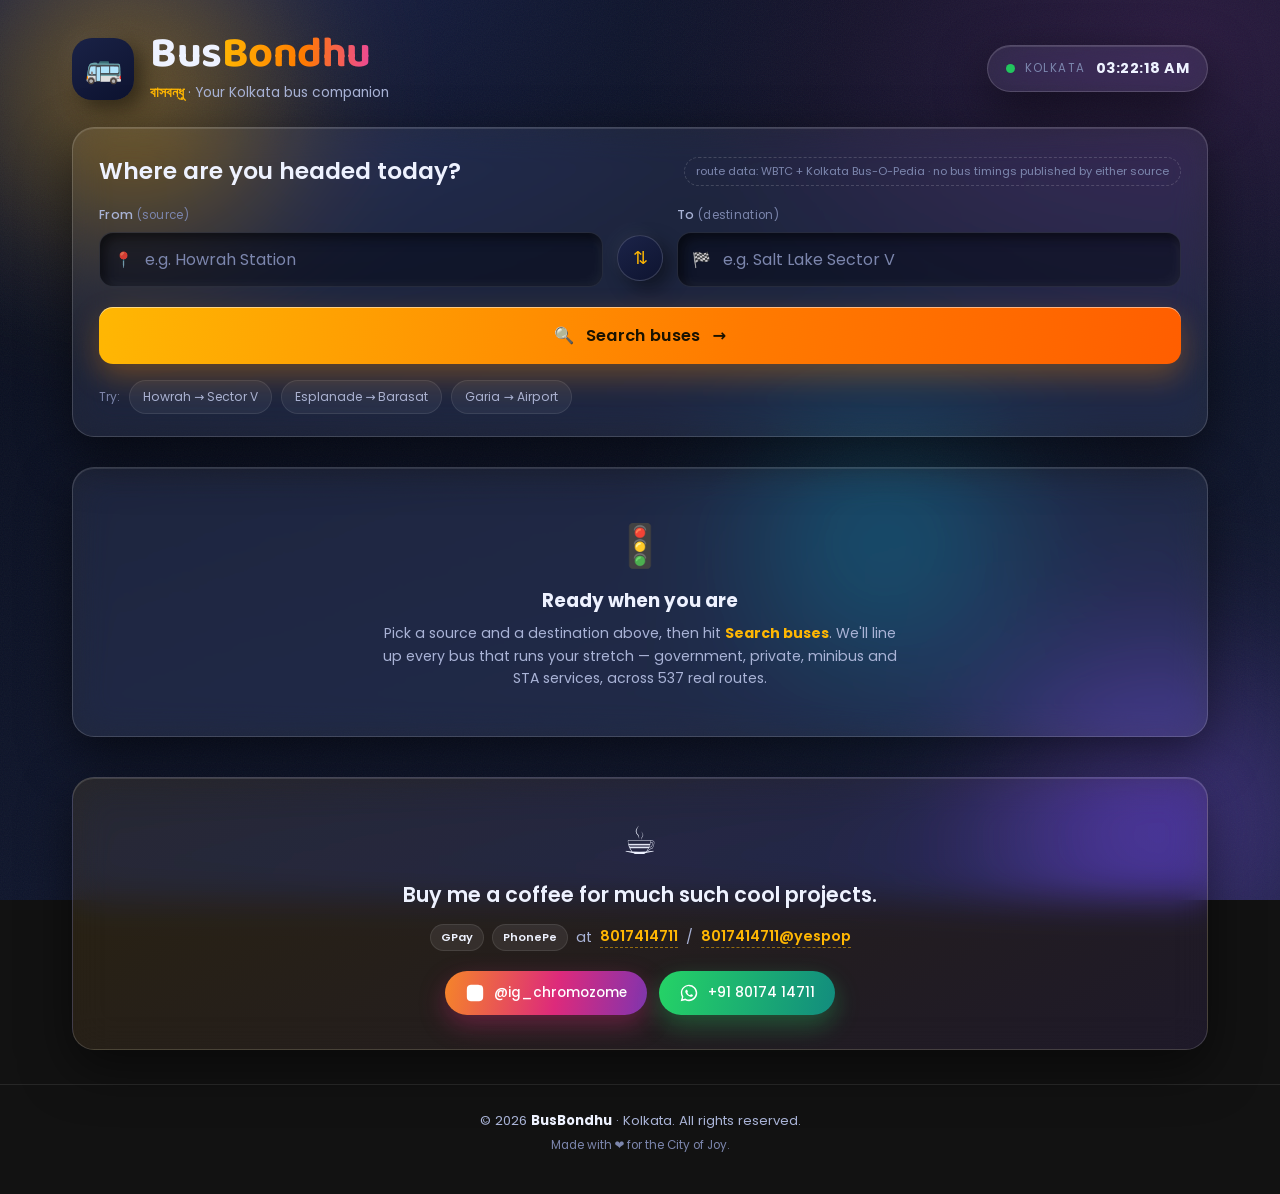
<file: index.html>
<!DOCTYPE html>
<html lang="en">
<head>
<meta charset="UTF-8" />
<meta name="viewport" content="width=device-width, initial-scale=1.0" />
<title>BusBondhu - Kolkata's Bus Companion</title>
<meta name="description" content="BusBondhu - find every Kolkata bus that runs between two stops, with route maps, distance and estimated ride time. No timetables claimed." />
<meta name="theme-color" content="#070b18" />
<meta name="color-scheme" content="dark" />
<meta name="author" content="BusBondhu" />

<!-- social / share previews -->
<meta property="og:type" content="website" />
<meta property="og:site_name" content="BusBondhu" />
<meta property="og:title" content="BusBondhu - Kolkata's Bus Companion" />
<meta property="og:description" content="Find every bus that runs between two stops across Kolkata. Route maps, distance and estimated ride time for govt + private services." />
<meta property="og:locale" content="en_IN" />
<meta name="twitter:card" content="summary" />
<meta name="twitter:title" content="BusBondhu - Kolkata's Bus Companion" />
<meta name="twitter:description" content="Find every bus that runs between two stops across Kolkata, with route maps and estimated ride time." />

<link rel="preconnect" href="https://fonts.googleapis.com">
<link rel="preconnect" href="https://fonts.gstatic.com" crossorigin>
<link rel="preconnect" href="https://tile.openstreetmap.org">
<link href="https://fonts.googleapis.com/css2?family=Baloo+Da+2:wght@500;600;700&family=Poppins:wght@300;400;500;600;700;800&display=swap" rel="stylesheet">
<link rel="stylesheet" href="vendor/leaflet/leaflet.css" />
<link rel="stylesheet" href="css/styles.css" />
<link rel="icon" href="data:image/svg+xml,<svg xmlns='http://www.w3.org/2000/svg' viewBox='0 0 100 100'><text y='.9em' font-size='88'>&#128652;</text></svg>">
</head>
<body>

  <a class="skip-link" href="#results">Skip to results</a>

  <noscript>
    <div class="no-script">
      <strong>BusBondhu needs JavaScript.</strong>
      This tool matches routes and sorts them in your browser, so please enable JavaScript to use it.
    </div>
  </noscript>

  <div class="orbs" aria-hidden="true">
    <span class="orb orb-1"></span>
    <span class="orb orb-2"></span>
    <span class="orb orb-3"></span>
    <span class="grain"></span>
  </div>

  <header class="hero">
    <div class="brand">
      <div class="logo" aria-hidden="true">&#128652;</div>
      <div class="brand-text">
        <h1>Bus<span>Bondhu</span></h1>
        <p class="tagline"><span class="bn" lang="bn">&#2476;&#2494;&#2488;&#2476;&#2472;&#2509;&#2471;&#2497;</span> &middot; Your Kolkata bus companion</p>
      </div>
    </div>

    <div class="clock glassy" title="Live local time in Kolkata">
      <span class="pulse-dot"></span>
      <span class="clock-label">Kolkata</span>
      <strong id="liveClock">--:--:--</strong>
    </div>
  </header>

  <main>

    <section class="search-card glassy" aria-label="Bus search">
      <div class="card-head">
        <h2>Where are you headed today?</h2>
        <span class="mini-note" title="Route numbers, origins, termini and stop sequences come from WBTC's official city bus route list and from Kolkata Bus-O-Pedia's catalogue of private, minibus, SD/DN, K/KB and STA services. Neither source publishes frequencies or departure times, so this page shows no bus timings at all — you get the stop sequence, the total trip length and an estimated ride time for the stretch you actually travel. Only stops we can place with confidence are plotted.">route data: WBTC + Kolkata Bus-O-Pedia &middot; no bus timings published by either source</span>
      </div>

      <form id="searchForm" autocomplete="off" novalidate>
        <div class="field-grid">

          <div class="field">
            <label for="source">From <span class="req-none">(source)</span></label>
            <div class="input-wrap has-combo">
              <span class="ico">&#128205;</span>
              <input id="source" name="source" placeholder="e.g. Howrah Station" spellcheck="false"
                     autocomplete="off" autocapitalize="off" autocorrect="off" enterkeyhint="search"
                     role="combobox" aria-expanded="false" aria-autocomplete="list"
                     aria-controls="sourceList" />
              <div class="combo" id="sourceList" role="listbox" aria-label="Matching stops" hidden></div>
            </div>
          </div>

          <button type="button" class="swap-btn" id="swapBtn" title="Swap source and destination" aria-label="Swap source and destination">&#8645;</button>

          <div class="field">
            <label for="destination">To <span class="req-none">(destination)</span></label>
            <div class="input-wrap has-combo">
              <span class="ico">&#127937;</span>
              <input id="destination" name="destination" placeholder="e.g. Salt Lake Sector V" spellcheck="false"
                     autocomplete="off" autocapitalize="off" autocorrect="off" enterkeyhint="search"
                     role="combobox" aria-expanded="false" aria-autocomplete="list"
                     aria-controls="destinationList" />
              <div class="combo" id="destinationList" role="listbox" aria-label="Matching stops" hidden></div>
            </div>
          </div>

        </div>

        <button type="submit" class="search-btn" id="searchBtn">
          <span class="sb-ico">&#128269;</span>
          <span>Search buses</span>
          <span class="sb-arrow">&rarr;</span>
        </button>
      </form>

      <div class="quick-picks">
        <span class="qp-label">Try:</span>
        <button type="button" class="qp" data-from="Howrah Station" data-to="Salt Lake Sector V">Howrah &rarr; Sector V</button>
        <button type="button" class="qp" data-from="Esplanade" data-to="Barasat">Esplanade &rarr; Barasat</button>
        <button type="button" class="qp" data-from="Garia" data-to="Airport (CCU)">Garia &rarr; Airport</button>
      </div>
    </section>

    <section class="results" id="results" aria-live="polite" tabindex="-1">

      <div class="results-head" id="resultsHead" hidden>
        <div class="rh-text">
          <h3 id="rhTitle">Buses</h3>
          <p id="rhWindow">&mdash;</p>
          <p class="rh-count" id="rhCount" hidden></p>
        </div>
        <div class="filters" id="filters">
          <button type="button" class="filter is-active" data-filter="all">All</button>
          <button type="button" class="filter" data-filter="ac">AC</button>
          <button type="button" class="filter" data-filter="electric">Electric</button>
          <button type="button" class="filter" data-filter="nonac">Non-AC</button>
        </div>
      </div>

      <div class="results-list" id="resultsList"></div>

      <div class="empty-state glassy" id="emptyState">
        <div class="es-ico">&#128678;</div>
        <h3>Ready when you are</h3>
        <p>Pick a source and a destination above, then hit <strong>Search buses</strong>. We'll line up every bus that runs your stretch &mdash; government, private, minibus and STA services, across 537 real routes.</p>
      </div>
    </section>
  </main>

  <section class="support glassy" aria-label="Support the project">
    <div class="support-inner">
      <div class="coffee">&#9749;</div>
      <h3>Buy me a coffee for much such cool projects.</h3>
      <p class="support-pay">
        <span class="pay-chip">GPay</span>
        <span class="pay-chip">PhonePe</span>
        at
        <span class="pay-link">8017414711</span>
        /
        <a class="pay-link" href="upi://pay?pa=8017414711@yespop" title="Pay via UPI">8017414711@yespop</a>
      </p>
      <div class="socials">
        <a class="social ig" href="https://instagram.com/ig_chromozome" target="_blank" rel="noopener noreferrer">
          <svg viewBox="0 0 24 24" width="20" height="20" aria-hidden="true"><path fill="currentColor" d="M12 2.2c3.2 0 3.6 0 4.85.07 1.17.05 1.8.25 2.23.41.56.22.96.48 1.38.9.42.42.68.82.9 1.38.16.42.36 1.06.41 2.23.06 1.26.07 1.64.07 4.85s0 3.6-.07 4.85c-.05 1.17-.25 1.8-.41 2.23-.22.56-.48.96-.9 1.38-.42.42-.82.68-1.38.9-.42.16-1.06.36-2.23.41-1.26.06-1.64.07-4.85.07s-3.6 0-4.85-.07c-1.17-.05-1.8-.25-2.23-.41a3.7 3.7 0 0 1-1.38-.9 3.7 3.7 0 0 1-.9-1.38c-.16-.42-.36-1.06-.41-2.23C2.2 15.6 2.2 15.2 2.2 12s0-3.6.07-4.85c.05-1.17.25-1.8.41-2.23.22-.56.48-.96.9-1.38.42-.42.82-.68 1.38-.9.42-.16 1.06-.36 2.23-.41C8.4 2.2 8.8 2.2 12 2.2Z"/><path fill="currentColor" d="M12 7.05A4.95 4.95 0 1 0 12 16.95 4.95 4.95 0 0 0 12 7.05Zm0 1.8a3.15 3.15 0 1 1 0 6.3 3.15 3.15 0 0 1 0-6.3Z"/><circle fill="currentColor" cx="17.1" cy="6.9" r="1.15"/></svg>
          <span>@ig_chromozome</span>
        </a>
        <a class="social wa" href="https://wa.me/918017414711?text=Hi!%20Loved%20BusBondhu" target="_blank" rel="noopener noreferrer">
          <svg viewBox="0 0 24 24" width="20" height="20" aria-hidden="true"><path fill="currentColor" d="M12.04 2C6.6 2 2.2 6.4 2.2 11.84c0 1.74.46 3.42 1.32 4.9L2 22l5.4-1.42a9.86 9.86 0 0 0 4.64 1.18h.01c5.43 0 9.84-4.4 9.84-9.84 0-2.63-1.02-5.1-2.88-6.96A9.77 9.77 0 0 0 12.04 2Zm0 1.8c2.15 0 4.17.84 5.69 2.36a8 8 0 0 1 2.36 5.68c0 4.44-3.61 8.04-8.05 8.04a8.06 8.06 0 0 1-4.1-1.12l-.3-.17-3.2.84.85-3.12-.2-.32a8.03 8.03 0 0 1-1.24-4.29c0-4.43 3.61-8.03 8.05-8.03Zm-3.1 4.28c-.15 0-.4.06-.6.28-.2.22-.78.77-.78 1.87 0 1.1.8 2.16.9 2.3.12.15 1.56 2.5 3.86 3.4 1.9.75 2.3.6 2.72.56.4-.04 1.3-.53 1.48-1.04.18-.5.18-.94.13-1.03-.06-.09-.22-.14-.46-.26-.24-.12-1.3-.64-1.5-.71-.2-.07-.35-.11-.5.11-.14.22-.56.71-.68.86-.13.14-.26.16-.48.05-.22-.11-.94-.35-1.79-1.1a6.7 6.7 0 0 1-1.23-1.53c-.13-.22-.01-.34.09-.45.1-.1.22-.26.33-.39.11-.13.15-.22.22-.37.07-.15.04-.28-.01-.39-.06-.11-.5-1.2-.68-1.63-.18-.43-.36-.37-.5-.38l-.43-.01Z"/></svg>
          <span>+91 80174 14711</span>
        </a>
      </div>
    </div>
  </section>

  <footer class="site-foot">
    <p>&copy; <span id="year">2026</span> <strong>BusBondhu</strong> &middot; Kolkata. All rights reserved.</p>
    <p class="foot-sub">Made with &#10084; for the City of Joy.</p>
  </footer>

  <div class="modal-overlay" id="mapOverlay" hidden>
    <div class="modal glassy" role="dialog" aria-modal="true" aria-labelledby="mhRoute" aria-describedby="mhSub">
      <button type="button" class="modal-close" id="modalClose" aria-label="Close">&#10005;</button>

      <div class="modal-head">
        <div class="mh-left">
          <div class="mh-bus" id="mhBus">&mdash;</div>
          <div class="mh-txt">
            <div class="mh-route" id="mhRoute">&mdash;</div>
            <div class="mh-sub" id="mhSub">&mdash;</div>
          </div>
        </div>
        <div class="mh-stats">
          <div class="stat"><b id="mhKm">&mdash;</b><span>km</span></div>
          <div class="stat"><b id="mhMin">&mdash;</b><span>min</span></div>
          <div class="stat"><b id="mhStopsN">&mdash;</b><span>stops</span></div>
        </div>
      </div>

      <div class="map-shell">
        <div id="map" class="map-box"></div>
        <div class="map-status" id="mapStatus" hidden>
          <span class="map-status-inner" id="mapStatusMsg">Loading map&hellip;</span>
        </div>
      </div>

      <div class="map-legend" aria-hidden="true">
        <span><i class="lg-from"></i> Board here</span>
        <span><i class="lg-to"></i> Get off here</span>
        <span><i class="lg-mid"></i> Stops in between</span>
        <span><i class="lg-other"></i> Other stops on route</span>
        <span><i class="lg-line"></i> Your stretch</span>
        <span>Hover a point to see the stop name</span>
      </div>

      <div class="modal-foot">
        <div class="mf-title">Stops covered on your stretch <span id="mhStopCount"></span></div>
        <ol class="stop-chain" id="mhStops"></ol>
      </div>
    </div>
  </div>

  <div class="toast" id="toast" hidden><span id="toastMsg"></span></div>

  <!-- Leaflet is vendored locally so the map never depends on a third-party CDN.
       js/app.js will fall back to the CDN only if this file is missing. -->
  <script src="vendor/leaflet/leaflet.js" defer></script>
  <script src="js/data.js" defer></script>
  <script src="js/app.js" defer></script>
</body>
</html>
</file>
<file: vendor/leaflet/leaflet.css>
/* required styles */

.leaflet-pane,
.leaflet-tile,
.leaflet-marker-icon,
.leaflet-marker-shadow,
.leaflet-tile-container,
.leaflet-pane > svg,
.leaflet-pane > canvas,
.leaflet-zoom-box,
.leaflet-image-layer,
.leaflet-layer {
	position: absolute;
	left: 0;
	top: 0;
	}
.leaflet-container {
	overflow: hidden;
	}
.leaflet-tile,
.leaflet-marker-icon,
.leaflet-marker-shadow {
	-webkit-user-select: none;
	   -moz-user-select: none;
	        user-select: none;
	  -webkit-user-drag: none;
	}
/* Prevents IE11 from highlighting tiles in blue */
.leaflet-tile::selection {
	background: transparent;
}
/* Safari renders non-retina tile on retina better with this, but Chrome is worse */
.leaflet-safari .leaflet-tile {
	image-rendering: -webkit-optimize-contrast;
	}
/* hack that prevents hw layers "stretching" when loading new tiles */
.leaflet-safari .leaflet-tile-container {
	width: 1600px;
	height: 1600px;
	-webkit-transform-origin: 0 0;
	}
.leaflet-marker-icon,
.leaflet-marker-shadow {
	display: block;
	}
/* .leaflet-container svg: reset svg max-width decleration shipped in Joomla! (joomla.org) 3.x */
/* .leaflet-container img: map is broken in FF if you have max-width: 100% on tiles */
.leaflet-container .leaflet-overlay-pane svg {
	max-width: none !important;
	max-height: none !important;
	}
.leaflet-container .leaflet-marker-pane img,
.leaflet-container .leaflet-shadow-pane img,
.leaflet-container .leaflet-tile-pane img,
.leaflet-container img.leaflet-image-layer,
.leaflet-container .leaflet-tile {
	max-width: none !important;
	max-height: none !important;
	width: auto;
	padding: 0;
	}

.leaflet-container img.leaflet-tile {
	/* See: https://bugs.chromium.org/p/chromium/issues/detail?id=600120 */
	mix-blend-mode: plus-lighter;
}

.leaflet-container.leaflet-touch-zoom {
	-ms-touch-action: pan-x pan-y;
	touch-action: pan-x pan-y;
	}
.leaflet-container.leaflet-touch-drag {
	-ms-touch-action: pinch-zoom;
	/* Fallback for FF which doesn't support pinch-zoom */
	touch-action: none;
	touch-action: pinch-zoom;
}
.leaflet-container.leaflet-touch-drag.leaflet-touch-zoom {
	-ms-touch-action: none;
	touch-action: none;
}
.leaflet-container {
	-webkit-tap-highlight-color: transparent;
}
.leaflet-container a {
	-webkit-tap-highlight-color: rgba(51, 181, 229, 0.4);
}
.leaflet-tile {
	filter: inherit;
	visibility: hidden;
	}
.leaflet-tile-loaded {
	visibility: inherit;
	}
.leaflet-zoom-box {
	width: 0;
	height: 0;
	-moz-box-sizing: border-box;
	     box-sizing: border-box;
	z-index: 800;
	}
/* workaround for https://bugzilla.mozilla.org/show_bug.cgi?id=888319 */
.leaflet-overlay-pane svg {
	-moz-user-select: none;
	}

.leaflet-pane         { z-index: 400; }

.leaflet-tile-pane    { z-index: 200; }
.leaflet-overlay-pane { z-index: 400; }
.leaflet-shadow-pane  { z-index: 500; }
.leaflet-marker-pane  { z-index: 600; }
.leaflet-tooltip-pane   { z-index: 650; }
.leaflet-popup-pane   { z-index: 700; }

.leaflet-map-pane canvas { z-index: 100; }
.leaflet-map-pane svg    { z-index: 200; }

.leaflet-vml-shape {
	width: 1px;
	height: 1px;
	}
.lvml {
	behavior: url(#default#VML);
	display: inline-block;
	position: absolute;
	}


/* control positioning */

.leaflet-control {
	position: relative;
	z-index: 800;
	pointer-events: visiblePainted; /* IE 9-10 doesn't have auto */
	pointer-events: auto;
	}
.leaflet-top,
.leaflet-bottom {
	position: absolute;
	z-index: 1000;
	pointer-events: none;
	}
.leaflet-top {
	top: 0;
	}
.leaflet-right {
	right: 0;
	}
.leaflet-bottom {
	bottom: 0;
	}
.leaflet-left {
	left: 0;
	}
.leaflet-control {
	float: left;
	clear: both;
	}
.leaflet-right .leaflet-control {
	float: right;
	}
.leaflet-top .leaflet-control {
	margin-top: 10px;
	}
.leaflet-bottom .leaflet-control {
	margin-bottom: 10px;
	}
.leaflet-left .leaflet-control {
	margin-left: 10px;
	}
.leaflet-right .leaflet-control {
	margin-right: 10px;
	}


/* zoom and fade animations */

.leaflet-fade-anim .leaflet-popup {
	opacity: 0;
	-webkit-transition: opacity 0.2s linear;
	   -moz-transition: opacity 0.2s linear;
	        transition: opacity 0.2s linear;
	}
.leaflet-fade-anim .leaflet-map-pane .leaflet-popup {
	opacity: 1;
	}
.leaflet-zoom-animated {
	-webkit-transform-origin: 0 0;
	    -ms-transform-origin: 0 0;
	        transform-origin: 0 0;
	}
svg.leaflet-zoom-animated {
	will-change: transform;
}

.leaflet-zoom-anim .leaflet-zoom-animated {
	-webkit-transition: -webkit-transform 0.25s cubic-bezier(0,0,0.25,1);
	   -moz-transition:    -moz-transform 0.25s cubic-bezier(0,0,0.25,1);
	        transition:         transform 0.25s cubic-bezier(0,0,0.25,1);
	}
.leaflet-zoom-anim .leaflet-tile,
.leaflet-pan-anim .leaflet-tile {
	-webkit-transition: none;
	   -moz-transition: none;
	        transition: none;
	}

.leaflet-zoom-anim .leaflet-zoom-hide {
	visibility: hidden;
	}


/* cursors */

.leaflet-interactive {
	cursor: pointer;
	}
.leaflet-grab {
	cursor: -webkit-grab;
	cursor:    -moz-grab;
	cursor:         grab;
	}
.leaflet-crosshair,
.leaflet-crosshair .leaflet-interactive {
	cursor: crosshair;
	}
.leaflet-popup-pane,
.leaflet-control {
	cursor: auto;
	}
.leaflet-dragging .leaflet-grab,
.leaflet-dragging .leaflet-grab .leaflet-interactive,
.leaflet-dragging .leaflet-marker-draggable {
	cursor: move;
	cursor: -webkit-grabbing;
	cursor:    -moz-grabbing;
	cursor:         grabbing;
	}

/* marker & overlays interactivity */
.leaflet-marker-icon,
.leaflet-marker-shadow,
.leaflet-image-layer,
.leaflet-pane > svg path,
.leaflet-tile-container {
	pointer-events: none;
	}

.leaflet-marker-icon.leaflet-interactive,
.leaflet-image-layer.leaflet-interactive,
.leaflet-pane > svg path.leaflet-interactive,
svg.leaflet-image-layer.leaflet-interactive path {
	pointer-events: visiblePainted; /* IE 9-10 doesn't have auto */
	pointer-events: auto;
	}

/* visual tweaks */

.leaflet-container {
	background: #ddd;
	outline-offset: 1px;
	}
.leaflet-container a {
	color: #0078A8;
	}
.leaflet-zoom-box {
	border: 2px dotted #38f;
	background: rgba(255,255,255,0.5);
	}


/* general typography */
.leaflet-container {
	font-family: "Helvetica Neue", Arial, Helvetica, sans-serif;
	font-size: 12px;
	font-size: 0.75rem;
	line-height: 1.5;
	}


/* general toolbar styles */

.leaflet-bar {
	box-shadow: 0 1px 5px rgba(0,0,0,0.65);
	border-radius: 4px;
	}
.leaflet-bar a {
	background-color: #fff;
	border-bottom: 1px solid #ccc;
	width: 26px;
	height: 26px;
	line-height: 26px;
	display: block;
	text-align: center;
	text-decoration: none;
	color: black;
	}
.leaflet-bar a,
.leaflet-control-layers-toggle {
	background-position: 50% 50%;
	background-repeat: no-repeat;
	display: block;
	}
.leaflet-bar a:hover,
.leaflet-bar a:focus {
	background-color: #f4f4f4;
	}
.leaflet-bar a:first-child {
	border-top-left-radius: 4px;
	border-top-right-radius: 4px;
	}
.leaflet-bar a:last-child {
	border-bottom-left-radius: 4px;
	border-bottom-right-radius: 4px;
	border-bottom: none;
	}
.leaflet-bar a.leaflet-disabled {
	cursor: default;
	background-color: #f4f4f4;
	color: #bbb;
	}

.leaflet-touch .leaflet-bar a {
	width: 30px;
	height: 30px;
	line-height: 30px;
	}
.leaflet-touch .leaflet-bar a:first-child {
	border-top-left-radius: 2px;
	border-top-right-radius: 2px;
	}
.leaflet-touch .leaflet-bar a:last-child {
	border-bottom-left-radius: 2px;
	border-bottom-right-radius: 2px;
	}

/* zoom control */

.leaflet-control-zoom-in,
.leaflet-control-zoom-out {
	font: bold 18px 'Lucida Console', Monaco, monospace;
	text-indent: 1px;
	}

.leaflet-touch .leaflet-control-zoom-in, .leaflet-touch .leaflet-control-zoom-out  {
	font-size: 22px;
	}


/* layers control */

.leaflet-control-layers {
	box-shadow: 0 1px 5px rgba(0,0,0,0.4);
	background: #fff;
	border-radius: 5px;
	}
.leaflet-control-layers-toggle {
	background-image: url(images/layers.png);
	width: 36px;
	height: 36px;
	}
.leaflet-retina .leaflet-control-layers-toggle {
	background-image: url(images/layers-2x.png);
	background-size: 26px 26px;
	}
.leaflet-touch .leaflet-control-layers-toggle {
	width: 44px;
	height: 44px;
	}
.leaflet-control-layers .leaflet-control-layers-list,
.leaflet-control-layers-expanded .leaflet-control-layers-toggle {
	display: none;
	}
.leaflet-control-layers-expanded .leaflet-control-layers-list {
	display: block;
	position: relative;
	}
.leaflet-control-layers-expanded {
	padding: 6px 10px 6px 6px;
	color: #333;
	background: #fff;
	}
.leaflet-control-layers-scrollbar {
	overflow-y: scroll;
	overflow-x: hidden;
	padding-right: 5px;
	}
.leaflet-control-layers-selector {
	margin-top: 2px;
	position: relative;
	top: 1px;
	}
.leaflet-control-layers label {
	display: block;
	font-size: 13px;
	font-size: 1.08333em;
	}
.leaflet-control-layers-separator {
	height: 0;
	border-top: 1px solid #ddd;
	margin: 5px -10px 5px -6px;
	}

/* Default icon URLs */
.leaflet-default-icon-path { /* used only in path-guessing heuristic, see L.Icon.Default */
	background-image: url(images/marker-icon.png);
	}


/* attribution and scale controls */

.leaflet-container .leaflet-control-attribution {
	background: #fff;
	background: rgba(255, 255, 255, 0.8);
	margin: 0;
	}
.leaflet-control-attribution,
.leaflet-control-scale-line {
	padding: 0 5px;
	color: #333;
	line-height: 1.4;
	}
.leaflet-control-attribution a {
	text-decoration: none;
	}
.leaflet-control-attribution a:hover,
.leaflet-control-attribution a:focus {
	text-decoration: underline;
	}
.leaflet-attribution-flag {
	display: inline !important;
	vertical-align: baseline !important;
	width: 1em;
	height: 0.6669em;
	}
.leaflet-left .leaflet-control-scale {
	margin-left: 5px;
	}
.leaflet-bottom .leaflet-control-scale {
	margin-bottom: 5px;
	}
.leaflet-control-scale-line {
	border: 2px solid #777;
	border-top: none;
	line-height: 1.1;
	padding: 2px 5px 1px;
	white-space: nowrap;
	-moz-box-sizing: border-box;
	     box-sizing: border-box;
	background: rgba(255, 255, 255, 0.8);
	text-shadow: 1px 1px #fff;
	}
.leaflet-control-scale-line:not(:first-child) {
	border-top: 2px solid #777;
	border-bottom: none;
	margin-top: -2px;
	}
.leaflet-control-scale-line:not(:first-child):not(:last-child) {
	border-bottom: 2px solid #777;
	}

.leaflet-touch .leaflet-control-attribution,
.leaflet-touch .leaflet-control-layers,
.leaflet-touch .leaflet-bar {
	box-shadow: none;
	}
.leaflet-touch .leaflet-control-layers,
.leaflet-touch .leaflet-bar {
	border: 2px solid rgba(0,0,0,0.2);
	background-clip: padding-box;
	}


/* popup */

.leaflet-popup {
	position: absolute;
	text-align: center;
	margin-bottom: 20px;
	}
.leaflet-popup-content-wrapper {
	padding: 1px;
	text-align: left;
	border-radius: 12px;
	}
.leaflet-popup-content {
	margin: 13px 24px 13px 20px;
	line-height: 1.3;
	font-size: 13px;
	font-size: 1.08333em;
	min-height: 1px;
	}
.leaflet-popup-content p {
	margin: 17px 0;
	margin: 1.3em 0;
	}
.leaflet-popup-tip-container {
	width: 40px;
	height: 20px;
	position: absolute;
	left: 50%;
	margin-top: -1px;
	margin-left: -20px;
	overflow: hidden;
	pointer-events: none;
	}
.leaflet-popup-tip {
	width: 17px;
	height: 17px;
	padding: 1px;

	margin: -10px auto 0;
	pointer-events: auto;

	-webkit-transform: rotate(45deg);
	   -moz-transform: rotate(45deg);
	    -ms-transform: rotate(45deg);
	        transform: rotate(45deg);
	}
.leaflet-popup-content-wrapper,
.leaflet-popup-tip {
	background: white;
	color: #333;
	box-shadow: 0 3px 14px rgba(0,0,0,0.4);
	}
.leaflet-container a.leaflet-popup-close-button {
	position: absolute;
	top: 0;
	right: 0;
	border: none;
	text-align: center;
	width: 24px;
	height: 24px;
	font: 16px/24px Tahoma, Verdana, sans-serif;
	color: #757575;
	text-decoration: none;
	background: transparent;
	}
.leaflet-container a.leaflet-popup-close-button:hover,
.leaflet-container a.leaflet-popup-close-button:focus {
	color: #585858;
	}
.leaflet-popup-scrolled {
	overflow: auto;
	}

.leaflet-oldie .leaflet-popup-content-wrapper {
	-ms-zoom: 1;
	}
.leaflet-oldie .leaflet-popup-tip {
	width: 24px;
	margin: 0 auto;

	-ms-filter: "progid:DXImageTransform.Microsoft.Matrix(M11=0.70710678, M12=0.70710678, M21=-0.70710678, M22=0.70710678)";
	filter: progid:DXImageTransform.Microsoft.Matrix(M11=0.70710678, M12=0.70710678, M21=-0.70710678, M22=0.70710678);
	}

.leaflet-oldie .leaflet-control-zoom,
.leaflet-oldie .leaflet-control-layers,
.leaflet-oldie .leaflet-popup-content-wrapper,
.leaflet-oldie .leaflet-popup-tip {
	border: 1px solid #999;
	}


/* div icon */

.leaflet-div-icon {
	background: #fff;
	border: 1px solid #666;
	}


/* Tooltip */
/* Base styles for the element that has a tooltip */
.leaflet-tooltip {
	position: absolute;
	padding: 6px;
	background-color: #fff;
	border: 1px solid #fff;
	border-radius: 3px;
	color: #222;
	white-space: nowrap;
	-webkit-user-select: none;
	-moz-user-select: none;
	-ms-user-select: none;
	user-select: none;
	pointer-events: none;
	box-shadow: 0 1px 3px rgba(0,0,0,0.4);
	}
.leaflet-tooltip.leaflet-interactive {
	cursor: pointer;
	pointer-events: auto;
	}
.leaflet-tooltip-top:before,
.leaflet-tooltip-bottom:before,
.leaflet-tooltip-left:before,
.leaflet-tooltip-right:before {
	position: absolute;
	pointer-events: none;
	border: 6px solid transparent;
	background: transparent;
	content: "";
	}

/* Directions */

.leaflet-tooltip-bottom {
	margin-top: 6px;
}
.leaflet-tooltip-top {
	margin-top: -6px;
}
.leaflet-tooltip-bottom:before,
.leaflet-tooltip-top:before {
	left: 50%;
	margin-left: -6px;
	}
.leaflet-tooltip-top:before {
	bottom: 0;
	margin-bottom: -12px;
	border-top-color: #fff;
	}
.leaflet-tooltip-bottom:before {
	top: 0;
	margin-top: -12px;
	margin-left: -6px;
	border-bottom-color: #fff;
	}
.leaflet-tooltip-left {
	margin-left: -6px;
}
.leaflet-tooltip-right {
	margin-left: 6px;
}
.leaflet-tooltip-left:before,
.leaflet-tooltip-right:before {
	top: 50%;
	margin-top: -6px;
	}
.leaflet-tooltip-left:before {
	right: 0;
	margin-right: -12px;
	border-left-color: #fff;
	}
.leaflet-tooltip-right:before {
	left: 0;
	margin-left: -12px;
	border-right-color: #fff;
	}

/* Printing */

@media print {
	/* Prevent printers from removing background-images of controls. */
	.leaflet-control {
		-webkit-print-color-adjust: exact;
		print-color-adjust: exact;
		}
	}
</file>
<file: css/styles.css>
/* ============================================================
   BusBondhu — Kolkata Bus Companion
   Glassmorphism + Neomorphism + smooth transitions
   ============================================================ */

:root {
  --bg-0: #070b18;
  --bg-1: #0c1226;
  --bg-2: #131a35;

  --glass-bg: rgba(255, 255, 255, 0.07);
  --glass-bg-strong: rgba(255, 255, 255, 0.11);
  --glass-brd: rgba(255, 255, 255, 0.16);
  --glass-brd-soft: rgba(255, 255, 255, 0.09);

  --txt: #eef2ff;
  --txt-dim: #a9b3d6;
  --txt-faint: #7c86ad;

  --accent: #ffb703;      /* Kolkata yellow taxi vibe */
  --accent-2: #ff7a00;
  --cyan: #22d3ee;
  --violet: #8b5cf6;
  --green: #22c55e;
  --pink: #ec4899;
  --red: #ef4444;

  --radius: 22px;
  --radius-sm: 14px;
  --shadow-neu:
    8px 8px 20px rgba(0, 0, 0, 0.45),
    -6px -6px 18px rgba(255, 255, 255, 0.045);
  --shadow-neu-in:
    inset 5px 5px 12px rgba(0, 0, 0, 0.5),
    inset -4px -4px 10px rgba(255, 255, 255, 0.05);
  --shadow-glow: 0 18px 50px rgba(0, 0, 0, 0.5);
  --ease: cubic-bezier(0.22, 1, 0.36, 1);
}

* { box-sizing: border-box; }

[hidden] { display: none !important; }

/* keyboard-only focus ring; :where() keeps specificity at 0 so component
   styles (e.g. .bus-row) still win where they define their own border-radius */
:where(a, button, [tabindex], select, summary):focus-visible {
  outline: 2px solid var(--accent);
  outline-offset: 3px;
}

.skip-link {
  position: absolute; left: 50%; top: -70px; transform: translateX(-50%);
  z-index: 300; padding: 11px 20px; border-radius: 0 0 14px 14px;
  background: var(--accent); color: #1a1200;
  font-size: 0.82rem; font-weight: 600; text-decoration: none;
  transition: top 0.25s var(--ease);
}
.skip-link:focus { top: 0; }

.no-script {
  position: relative; z-index: 5;
  max-width: 1180px; margin: 20px auto 0; padding: 16px 20px;
  border-radius: var(--radius-sm);
  background: rgba(239, 68, 68, 0.14);
  border: 1px solid rgba(239, 68, 68, 0.45);
  color: var(--txt); font-size: 0.9rem; line-height: 1.55;
}
.no-script strong { display: block; margin-bottom: 4px; font-size: 0.95rem; }

html { scroll-behavior: smooth; }

body {
  margin: 0;
  min-height: 100vh;
  font-family: "Poppins", system-ui, -apple-system, "Segoe UI", sans-serif;
  color: var(--txt);
  background:
    radial-gradient(1200px 700px at 12% -8%, #1b2450 0%, transparent 60%),
    radial-gradient(1000px 600px at 92% 4%, #2a1a3f 0%, transparent 55%),
    linear-gradient(160deg, var(--bg-0) 0%, var(--bg-1) 45%, var(--bg-2) 100%);
  background-attachment: fixed;
  overflow-x: hidden;
  -webkit-font-smoothing: antialiased;
}

/* ---------- animated background orbs ---------- */
.orbs { position: fixed; inset: 0; z-index: 0; pointer-events: none; overflow: hidden; }
.orb {
  position: absolute;
  border-radius: 50%;
  filter: blur(70px);
  opacity: 0.5;
  animation: float 18s var(--ease) infinite alternate;
}
.orb-1 { width: 420px; height: 420px; top: -120px; left: -80px;
  background: radial-gradient(circle, #ffb703, transparent 70%); }
.orb-2 { width: 480px; height: 480px; bottom: -160px; right: -120px;
  background: radial-gradient(circle, #8b5cf6, transparent 70%); animation-delay: -6s; }
.orb-3 { width: 360px; height: 360px; top: 40%; left: 55%;
  background: radial-gradient(circle, #22d3ee, transparent 70%); animation-delay: -11s; opacity: 0.32; }
.grain {
  position: absolute; inset: 0; opacity: 0.05; mix-blend-mode: overlay;
  background-image: url("data:image/svg+xml,%3Csvg xmlns='http://www.w3.org/2000/svg' width='120' height='120'%3E%3Cfilter id='n'%3E%3CfeTurbulence type='fractalNoise' baseFrequency='0.85' numOctaves='3'/%3E%3C/filter%3E%3Crect width='120' height='120' filter='url(%23n)'/%3E%3C/svg%3E");
}
@keyframes float {
  from { transform: translate3d(0, 0, 0) scale(1); }
  to   { transform: translate3d(40px, -50px, 0) scale(1.15); }
}

/* ---------- glass utility ---------- */
.glassy {
  background: var(--glass-bg);
  border: 1px solid var(--glass-brd);
  backdrop-filter: blur(18px) saturate(150%);
  -webkit-backdrop-filter: blur(18px) saturate(150%);
  box-shadow: var(--shadow-glow), inset 0 1px 0 rgba(255, 255, 255, 0.12);
}

/* ============================================================
   HERO
   ============================================================ */
.hero {
  position: relative; z-index: 2;
  max-width: 1180px;
  margin: 0 auto;
  padding: 34px 22px 10px;
  display: flex; align-items: center; justify-content: space-between;
  gap: 18px; flex-wrap: wrap;
}
.brand { display: flex; align-items: center; gap: 16px; }
.logo {
  width: 62px; height: 62px; display: grid; place-items: center;
  font-size: 30px; border-radius: 20px;
  background: linear-gradient(145deg, #1a2246, #0d1330);
  box-shadow: var(--shadow-neu);
  animation: bob 3.4s ease-in-out infinite;
}
@keyframes bob { 0%,100% { transform: translateY(0) rotate(-2deg); } 50% { transform: translateY(-6px) rotate(2deg); } }

.brand-text h1 {
  margin: 0; font-family: "Baloo Da 2", "Poppins", sans-serif;
  font-size: clamp(1.9rem, 4.4vw, 2.7rem); line-height: 1; letter-spacing: -0.5px;
}
.brand-text h1 span {
  background: linear-gradient(92deg, var(--accent), var(--accent-2) 55%, var(--pink));
  -webkit-background-clip: text; background-clip: text; color: transparent;
}
.tagline { margin: 6px 0 0; color: var(--txt-dim); font-size: 0.86rem; }
.bn { color: var(--accent); font-weight: 600; }

.clock {
  display: flex; align-items: center; gap: 10px;
  padding: 12px 18px; border-radius: 999px;
  font-size: 0.9rem; color: var(--txt-dim);
}
.clock strong { color: var(--txt); font-variant-numeric: tabular-nums; letter-spacing: 0.5px; }
.clock-label { font-size: 0.72rem; text-transform: uppercase; letter-spacing: 1.4px; color: var(--txt-faint); }
.pulse-dot {
  width: 9px; height: 9px; border-radius: 50%; background: var(--green);
  box-shadow: 0 0 0 0 rgba(34, 197, 94, 0.7); animation: pulse 2s infinite;
}
@keyframes pulse {
  0% { box-shadow: 0 0 0 0 rgba(34, 197, 94, 0.6); }
  70% { box-shadow: 0 0 0 12px rgba(34, 197, 94, 0); }
  100% { box-shadow: 0 0 0 0 rgba(34, 197, 94, 0); }
}

/* ============================================================
   LAYOUT
   ============================================================ */
main {
  position: relative; z-index: 2;
  max-width: 1180px; margin: 0 auto; padding: 14px 22px 40px;
}

/* ============================================================
   SEARCH CARD
   ============================================================ */
.search-card {
  position: relative; z-index: 30;
  border-radius: var(--radius);
  padding: 26px 26px 22px;
  animation: rise 0.7s var(--ease) both;
}
@keyframes rise { from { opacity: 0; transform: translateY(22px); } to { opacity: 1; transform: none; } }

.card-head { display: flex; align-items: center; justify-content: space-between; gap: 12px; flex-wrap: wrap; margin-bottom: 18px; }
.card-head h2 { margin: 0; font-size: clamp(1.1rem, 2.4vw, 1.45rem); font-weight: 600; }
.mini-note {
  font-size: 0.7rem; color: var(--txt-faint); border: 1px dashed var(--glass-brd);
  padding: 5px 11px; border-radius: 999px; cursor: help; white-space: nowrap;
  /* a nowrap pill is wider than a phone screen, and body clips overflow-x, so
     without this the note gets sliced off mid-word */
  max-width: 100%;
}

.field-grid {
  display: grid;
  grid-template-columns: 1fr auto 1fr;
  gap: 16px 14px;
  align-items: end;
}
.field { display: flex; flex-direction: column; gap: 8px; min-width: 0; }
.field label { font-size: 0.78rem; font-weight: 500; color: var(--txt-dim); letter-spacing: 0.3px; }
.req-none { color: var(--txt-faint); font-weight: 400; font-size: 0.72rem; }

.input-wrap {
  position: relative; display: flex; align-items: center;
  border-radius: var(--radius-sm);
  background: rgba(6, 10, 24, 0.55);
  box-shadow: var(--shadow-neu-in);
  border: 1px solid var(--glass-brd-soft);
  transition: border-color 0.3s var(--ease), box-shadow 0.3s var(--ease), transform 0.3s var(--ease);
}
.input-wrap:focus-within {
  border-color: rgba(255, 183, 3, 0.55);
  box-shadow: var(--shadow-neu-in), 0 0 0 4px rgba(255, 183, 3, 0.12);
  transform: translateY(-1px);
}
/* The -1px lift above is a transform, and a transform opens a stacking context.
   That would trap the dropdown's own z-index inside this wrapper, letting the
   *next* field paint straight over the open list. Lifting the wrapper too keeps
   the whole subtree — list included — above its siblings. */
.input-wrap:focus-within,
.input-wrap.has-combo.is-open { z-index: 5; }
.input-wrap .ico { padding: 0 4px 0 14px; font-size: 0.95rem; opacity: 0.85; }
.input-wrap input,
.input-wrap select {
  flex: 1; min-width: 0; width: 100%;
  background: transparent; border: 0; outline: none;
  color: var(--txt); font-family: inherit;
  /* 16px exactly: anything smaller makes iOS Safari zoom the page on focus */
  font-size: 1rem;
  padding: 14px 14px 14px 8px;
}
.input-wrap select { cursor: pointer; appearance: none; padding-right: 34px; }
.input-wrap select option { background: #101733; color: var(--txt); }
.input-wrap::after {
  content: ""; position: absolute; right: 15px; width: 8px; height: 8px;
  border-right: 2px solid var(--txt-faint); border-bottom: 2px solid var(--txt-faint);
  transform: rotate(45deg) translateY(-2px); pointer-events: none;
}
.input-wrap:has(input)::after { display: none; }
.input-wrap input::placeholder { color: var(--txt-faint); }

/* ---------- stop picker: a real list, not <datalist> ----------
   The native <datalist> this used to rely on is ignored outright by iOS Safari
   and by several Android browsers, which is why the dropdown did nothing on a
   phone. The suggestions are drawn in the DOM instead, so every browser gets
   the same list, with 46px rows that are comfortable to tap. */
.input-wrap.has-combo input { padding-right: 42px; }

.input-wrap.has-combo::after {
  content: ""; position: absolute; right: 17px; top: 50%;
  width: 8px; height: 8px; margin-top: -6px;
  border-right: 2px solid var(--txt-faint); border-bottom: 2px solid var(--txt-faint);
  transform: rotate(45deg);
  transition: transform 0.25s var(--ease), border-color 0.25s var(--ease);
  pointer-events: none;
}
.input-wrap.has-combo.is-open::after {
  transform: rotate(-135deg); margin-top: -1px; border-color: var(--accent);
}

.combo {
  position: absolute; left: 0; right: 0; top: calc(100% + 8px);
  z-index: 70; padding: 6px;
  max-height: 292px; overflow-y: auto; overscroll-behavior: contain;
  -webkit-overflow-scrolling: touch;
  border-radius: 14px;
  background: rgba(10, 15, 33, 0.97);
  border: 1px solid var(--glass-brd);
  box-shadow: 0 22px 50px rgba(0, 0, 0, 0.6);
  backdrop-filter: blur(16px) saturate(150%);
  -webkit-backdrop-filter: blur(16px) saturate(150%);
  animation: comboIn 0.16s var(--ease) both;
}
.combo[hidden] { display: none; }
.combo.flip { top: auto; bottom: calc(100% + 8px); animation-name: comboInUp; }
@keyframes comboIn   { from { opacity: 0; transform: translateY(-6px); } to { opacity: 1; transform: none; } }
@keyframes comboInUp { from { opacity: 0; transform: translateY(6px); }  to { opacity: 1; transform: none; } }

.combo-head {
  padding: 7px 12px 8px; font-size: 0.68rem; letter-spacing: 0.4px;
  text-transform: uppercase; color: var(--txt-faint);
}
.combo-empty { padding: 6px 12px 12px; font-size: 0.82rem; line-height: 1.5; color: var(--txt-dim); }

.combo-opt {
  display: flex; align-items: center; gap: 10px;
  min-height: 46px; padding: 10px 12px; border-radius: 10px;
  font-size: 0.92rem; color: var(--txt); cursor: pointer;
  touch-action: manipulation; -webkit-tap-highlight-color: transparent;
  transition: background 0.15s var(--ease), color 0.15s var(--ease);
}
.combo-opt .co-name { flex: 1; min-width: 0; overflow: hidden; text-overflow: ellipsis; white-space: nowrap; }
.combo-opt .co-note { flex: none; font-size: 0.68rem; color: var(--txt-faint); }
.combo-opt.is-active, .combo-opt:hover { background: rgba(255, 183, 3, 0.13); }
.combo-opt.is-alias .co-name { color: var(--cyan); }

.swap-btn {
  align-self: end; margin-bottom: 6px;
  width: 46px; height: 46px; border-radius: 50%;
  border: 1px solid var(--glass-brd);
  background: linear-gradient(145deg, #1b2348, #0e1430);
  color: var(--accent); font-size: 1.15rem; cursor: pointer;
  box-shadow: var(--shadow-neu);
  transition: transform 0.45s var(--ease), color 0.3s, box-shadow 0.3s;
}
.swap-btn:hover { transform: rotate(180deg) scale(1.06); color: var(--cyan); }
.swap-btn:active { box-shadow: var(--shadow-neu-in); transform: rotate(180deg) scale(0.96); }

/* search button */
.search-btn {
  margin-top: 20px; width: 100%;
  display: flex; align-items: center; justify-content: center; gap: 12px;
  padding: 16px 22px; border: 0; border-radius: var(--radius-sm);
  font-family: inherit; font-size: 1.02rem; font-weight: 600; letter-spacing: 0.3px;
  color: #1a1200; cursor: pointer; position: relative; overflow: hidden;
  background: linear-gradient(100deg, var(--accent), var(--accent-2) 60%, #ff5e00);
  box-shadow: 0 12px 30px rgba(255, 140, 0, 0.32), inset 0 1px 0 rgba(255, 255, 255, 0.5);
  transition: transform 0.25s var(--ease), box-shadow 0.3s var(--ease), filter 0.3s;
}
.search-btn::before {
  content: ""; position: absolute; top: 0; left: -120%; width: 60%; height: 100%;
  background: linear-gradient(100deg, transparent, rgba(255, 255, 255, 0.55), transparent);
  transform: skewX(-20deg); transition: left 0.7s var(--ease);
}
.search-btn:hover { transform: translateY(-2px); box-shadow: 0 18px 40px rgba(255, 140, 0, 0.42); }
.search-btn:hover::before { left: 130%; }
.search-btn:active { transform: translateY(0) scale(0.99); }
.search-btn .sb-arrow { transition: transform 0.3s var(--ease); }
.search-btn:hover .sb-arrow { transform: translateX(6px); }
.search-btn.loading { pointer-events: none; filter: saturate(0.7); }
.search-btn.loading .sb-ico { animation: spin 0.9s linear infinite; }
@keyframes spin { to { transform: rotate(360deg); } }

/* quick picks */
.quick-picks { display: flex; align-items: center; gap: 9px; flex-wrap: wrap; margin-top: 16px; }
.qp-label { font-size: 0.75rem; color: var(--txt-faint); }
.qp {
  font-family: inherit; font-size: 0.76rem; color: var(--txt-dim);
  padding: 7px 13px; border-radius: 999px; cursor: pointer;
  background: rgba(255, 255, 255, 0.05);
  border: 1px solid var(--glass-brd-soft);
  transition: all 0.28s var(--ease);
}
.qp:hover { color: var(--txt); border-color: rgba(255, 183, 3, 0.5); background: rgba(255, 183, 3, 0.12); transform: translateY(-2px); }

/* ============================================================
   RESULTS
   ============================================================ */
.results { margin-top: 30px; }

.results-head {
  display: flex; align-items: flex-end; justify-content: space-between;
  gap: 16px; flex-wrap: wrap; margin-bottom: 16px;
  animation: rise 0.5s var(--ease) both;
}
.rh-text h3 { margin: 0; font-size: 1.2rem; font-weight: 600; }
.rh-text p { margin: 5px 0 0; font-size: 0.82rem; color: var(--txt-dim); }
.rh-text p b { color: var(--accent); font-weight: 600; }
.est-note {
  display: inline-block; margin-top: 7px;
  font-size: 0.72rem; color: var(--txt-faint); line-height: 1.5;
}
.est-note b { color: var(--txt-dim); }
.rh-count {
  display: inline-block; margin: 8px 0 0 !important;
  font-size: 0.72rem !important; color: var(--cyan) !important;
  padding: 3px 10px; border-radius: 999px;
  background: rgba(34, 211, 238, 0.1);
  border: 1px solid rgba(34, 211, 238, 0.3);
}

.filters { display: flex; gap: 8px; flex-wrap: wrap; }
.filter {
  font-family: inherit; font-size: 0.78rem; color: var(--txt-dim);
  padding: 8px 15px; border-radius: 999px; cursor: pointer;
  background: rgba(255, 255, 255, 0.05);
  border: 1px solid var(--glass-brd-soft);
  transition: all 0.28s var(--ease);
}
.filter:hover { color: var(--txt); transform: translateY(-2px); }
.filter.is-active {
  color: #1a1200; font-weight: 600;
  background: linear-gradient(100deg, var(--accent), var(--accent-2));
  border-color: transparent;
  box-shadow: 0 8px 20px rgba(255, 140, 0, 0.3);
}

.results-list { display: flex; flex-direction: column; gap: 14px; }

/* ---------- bus row ---------- */
.bus-row {
  position: relative;
  display: grid;
  grid-template-columns: auto 1fr auto;
  gap: 16px; align-items: center;
  padding: 18px 20px;
  border-radius: var(--radius);
  background: var(--glass-bg);
  border: 1px solid var(--glass-brd-soft);
  backdrop-filter: blur(16px) saturate(140%);
  -webkit-backdrop-filter: blur(16px) saturate(140%);
  box-shadow: 0 10px 30px rgba(0, 0, 0, 0.35), inset 0 1px 0 rgba(255, 255, 255, 0.08);
  cursor: pointer;
  overflow: hidden;
  animation: rowIn 0.55s var(--ease) both;
  transition: transform 0.3s var(--ease), border-color 0.3s, box-shadow 0.3s, background 0.3s;
}
@keyframes rowIn { from { opacity: 0; transform: translateY(16px) scale(0.985); } to { opacity: 1; transform: none; } }

.bus-row::before {
  content: ""; position: absolute; left: 0; top: 0; bottom: 0; width: 4px;
  background: linear-gradient(180deg, var(--accent), var(--accent-2));
  opacity: 0.9;
}
.bus-row.ac::before { background: linear-gradient(180deg, var(--cyan), #0ea5e9); }
.bus-row.electric::before { background: linear-gradient(180deg, #a3e635, var(--green)); }
.bus-row.nonac::before { background: linear-gradient(180deg, var(--accent), var(--accent-2)); }

.bus-row:hover {
  transform: translateY(-4px);
  border-color: rgba(255, 183, 3, 0.4);
  background: var(--glass-bg-strong);
  box-shadow: 0 20px 46px rgba(0, 0, 0, 0.5), 0 0 0 1px rgba(255, 183, 3, 0.18);
}
.bus-row:active { transform: translateY(-1px) scale(0.995); }
.bus-row:focus-visible {
  outline: 2px solid var(--accent);
  outline-offset: 4px;
  border-color: rgba(255, 183, 3, 0.55);
}

/* bus number badge */
.bus-no {
  min-width: 96px; text-align: center;
  padding: 12px 14px; border-radius: 16px;
  font-family: "Baloo Da 2", "Poppins", sans-serif;
  font-size: 1.5rem; font-weight: 700; line-height: 1; letter-spacing: 0.5px;
  color: #fff;
  background: linear-gradient(145deg, #1c2450, #0d1330);
  box-shadow: var(--shadow-neu);
  transition: transform 0.3s var(--ease), box-shadow 0.3s;
}
.bus-row:hover .bus-no { transform: scale(1.05); box-shadow: 0 0 0 2px rgba(255, 183, 3, 0.35), var(--shadow-neu); }
.bus-no.long { font-size: 1rem; letter-spacing: 0; padding: 14px 10px; }
.bus-no small { display: block; font-family: "Poppins", sans-serif; font-size: 0.6rem; font-weight: 500; letter-spacing: 1.2px; text-transform: uppercase; color: var(--txt-faint); margin-top: 5px; }

/* middle info */
.bus-info { min-width: 0; }
.bus-route { font-size: 0.98rem; font-weight: 600; display: flex; align-items: center; gap: 8px; flex-wrap: wrap; }
.bus-route .arrow { color: var(--accent); }
.bus-meta { display: flex; align-items: center; gap: 8px; flex-wrap: wrap; margin-top: 9px; }

.tag {
  font-size: 0.68rem; font-weight: 600; letter-spacing: 0.4px;
  padding: 4px 10px; border-radius: 999px; text-transform: uppercase;
  border: 1px solid transparent;
}
.tag.govt { color: #86efac; background: rgba(34, 197, 94, 0.14); border-color: rgba(34, 197, 94, 0.35); }
.tag.private { color: #d8b4fe; background: rgba(139, 92, 246, 0.16); border-color: rgba(139, 92, 246, 0.38); }
.tag.op { color: #86efac; background: rgba(34, 197, 94, 0.14); border-color: rgba(34, 197, 94, 0.35); }
.tag.electric { color: #bbf7d0; background: rgba(163, 230, 53, 0.16); border-color: rgba(163, 230, 53, 0.4); }
.tag.ac { color: #67e8f9; background: rgba(34, 211, 238, 0.14); border-color: rgba(34, 211, 238, 0.35); }
.tag.nonac { color: var(--txt-dim); background: rgba(255, 255, 255, 0.06); border-color: var(--glass-brd-soft); }
.tag.via { color: var(--txt-dim); background: rgba(255, 255, 255, 0.05); border-color: var(--glass-brd-soft); text-transform: none; letter-spacing: 0; font-weight: 500; }

/* right side: how long the ride is (no departure times — none are published) */
.bus-time { text-align: right; min-width: 118px; }
.bus-time .ride {
  font-family: "Baloo Da 2", "Poppins", sans-serif;
  font-size: 1.35rem; font-weight: 700; color: var(--accent); line-height: 1;
  font-variant-numeric: tabular-nums;
}
.bus-time .in {
  display: block; font-size: 0.72rem; color: var(--txt-dim); margin-top: 5px;
}
.bus-time .in b { color: var(--cyan); font-weight: 600; }
.bus-time .go {
  display: inline-flex; align-items: center; gap: 5px; margin-top: 9px;
  font-size: 0.7rem; color: var(--txt-dim);
  padding: 5px 10px; border-radius: 999px;
  border: 1px solid var(--glass-brd-soft); background: rgba(255, 255, 255, 0.04);
  transition: all 0.28s var(--ease);
}
.bus-row:hover .bus-time .go { color: var(--accent); border-color: rgba(255, 183, 3, 0.45); background: rgba(255, 183, 3, 0.1); }

/* ---------- empty / no-result states ---------- */
.empty-state {
  border-radius: var(--radius); padding: 46px 26px; text-align: center;
  animation: rise 0.6s var(--ease) both;
}
.empty-state .es-ico { font-size: 2.6rem; margin-bottom: 10px; animation: bob 3.4s ease-in-out infinite; }
.empty-state h3 { margin: 0 0 8px; font-size: 1.15rem; }
.empty-state p { margin: 0 auto; max-width: 520px; color: var(--txt-dim); font-size: 0.88rem; line-height: 1.6; }
.empty-state strong { color: var(--accent); }

/* nearby-stop suggestions shown when a search finds nothing */
.suggest { margin-top: 22px; }
.suggest-head {
  font-size: 0.8rem; font-weight: 600; color: var(--txt-dim);
  margin-bottom: 12px;
}
.suggest-list { display: flex; flex-wrap: wrap; gap: 9px; justify-content: center; }
.suggest-chip {
  font-family: inherit; font-size: 0.78rem; color: var(--txt);
  display: inline-flex; align-items: center; gap: 8px;
  padding: 9px 15px; border-radius: 999px; cursor: pointer;
  background: rgba(255, 183, 3, 0.1);
  border: 1px solid rgba(255, 183, 3, 0.34);
  transition: transform 0.28s var(--ease), background 0.28s, border-color 0.28s;
}
.suggest-chip:hover {
  background: rgba(255, 183, 3, 0.2);
  border-color: rgba(255, 183, 3, 0.62);
  transform: translateY(-2px);
}
.suggest-chip small { color: var(--txt-faint); font-size: 0.7rem; font-weight: 500; }
.suggest-chip .sc-ico { font-size: 0.85rem; }

/* one-change journey plans (informational, not clickable) */
.plan-list { gap: 12px; }
.suggest-plan {
  text-align: left; min-width: 208px;
  padding: 13px 16px; border-radius: var(--radius-sm);
  background: rgba(139, 92, 246, 0.11);
  border: 1px solid rgba(139, 92, 246, 0.34);
}
.plan-hub {
  font-size: 0.76rem; font-weight: 600; color: #d8b4fe;
  margin-bottom: 9px; letter-spacing: 0.2px;
}
.plan-leg {
  font-size: 0.78rem; color: var(--txt-dim);
  display: flex; align-items: center; gap: 7px; line-height: 1.7;
  font-variant-numeric: tabular-nums;
}
.plan-leg b {
  color: #fff; font-weight: 600; min-width: 46px;
  font-size: 0.72rem; text-align: center;
  padding: 2px 7px; border-radius: 7px;
  background: rgba(255, 255, 255, 0.09);
}
.plan-total {
  margin-top: 9px; padding-top: 8px;
  border-top: 1px dashed rgba(139, 92, 246, 0.3);
  font-size: 0.68rem; text-transform: uppercase; letter-spacing: 0.8px;
  color: var(--txt-faint);
}
.suggest-none {
  margin-top: 16px !important; font-size: 0.82rem !important;
  color: var(--txt-faint) !important;
}

/* ============================================================
   SUPPORT
   ============================================================ */
.support {
  position: relative; z-index: 2;
  max-width: 1180px; margin: 0 auto 34px; padding: 0 22px;
  background: none; border: 0; box-shadow: none; backdrop-filter: none;
}
.support-inner {
  border-radius: var(--radius);
  padding: 34px 26px; text-align: center;
  background: linear-gradient(150deg, rgba(255, 183, 3, 0.1), rgba(139, 92, 246, 0.1));
  border: 1px solid var(--glass-brd);
  backdrop-filter: blur(18px) saturate(150%);
  -webkit-backdrop-filter: blur(18px) saturate(150%);
  box-shadow: var(--shadow-glow), inset 0 1px 0 rgba(255, 255, 255, 0.12);
}
.coffee { font-size: 2.4rem; animation: bob 3s ease-in-out infinite; }
.support-inner h3 { margin: 10px 0 14px; font-size: clamp(1rem, 2.4vw, 1.3rem); font-weight: 600; }
.support-pay { margin: 0 0 20px; color: var(--txt-dim); font-size: 0.9rem; display: flex; align-items: center; justify-content: center; gap: 8px; flex-wrap: wrap; }
.pay-chip {
  font-size: 0.7rem; font-weight: 600; padding: 4px 10px; border-radius: 999px;
  color: var(--txt); background: rgba(255, 255, 255, 0.08); border: 1px solid var(--glass-brd-soft);
}
.pay-link { color: var(--accent); font-weight: 600; text-decoration: none; border-bottom: 1px dashed rgba(255, 183, 3, 0.5); transition: color 0.25s; }
.pay-link:hover { color: var(--cyan); }

.socials { display: flex; gap: 12px; justify-content: center; flex-wrap: wrap; }
.social {
  display: inline-flex; align-items: center; gap: 9px;
  padding: 12px 20px; border-radius: 999px;
  font-size: 0.85rem; font-weight: 500; text-decoration: none; color: #fff;
  transition: transform 0.3s var(--ease), box-shadow 0.3s var(--ease), filter 0.3s;
}
.social svg { flex-shrink: 0; }
.social.ig { background: linear-gradient(100deg, #f58529, #dd2a7b 55%, #8134af); box-shadow: 0 10px 26px rgba(221, 42, 123, 0.35); }
.social.wa { background: linear-gradient(100deg, #25d366, #128c7e); box-shadow: 0 10px 26px rgba(37, 211, 102, 0.32); }
.social:hover { transform: translateY(-3px) scale(1.03); filter: brightness(1.08); }
.social:active { transform: translateY(0) scale(0.98); }

/* ============================================================
   FOOTER
   ============================================================ */
.site-foot {
  position: relative; z-index: 2;
  text-align: center; padding: 26px 22px 40px;
  border-top: 1px solid var(--glass-brd-soft);
  color: var(--txt-dim); font-size: 0.82rem;
}
.site-foot p { margin: 0; }
.site-foot strong { color: var(--txt); }
.foot-sub { margin-top: 6px !important; color: var(--txt-faint); font-size: 0.74rem; }

/* ============================================================
   MAP MODAL
   ============================================================ */
.modal-overlay {
  position: fixed; inset: 0; z-index: 100;
  display: grid; place-items: center; padding: 20px;
  background: rgba(3, 6, 16, 0.72);
  backdrop-filter: blur(8px);
  -webkit-backdrop-filter: blur(8px);
  animation: fadeIn 0.3s var(--ease) both;
}
@keyframes fadeIn { from { opacity: 0; } to { opacity: 1; } }

.modal {
  position: relative;
  width: min(940px, 100%);
  max-height: 92vh; overflow: auto;
  border-radius: var(--radius);
  padding: 22px;
  animation: modalIn 0.45s var(--ease) both;
}
@keyframes modalIn { from { opacity: 0; transform: translateY(26px) scale(0.97); } to { opacity: 1; transform: none; } }

.modal-close {
  position: absolute; top: 14px; right: 14px; z-index: 5;
  width: 38px; height: 38px; border-radius: 50%;
  border: 1px solid var(--glass-brd);
  background: rgba(10, 14, 32, 0.8); color: var(--txt);
  font-size: 0.95rem; cursor: pointer;
  transition: all 0.28s var(--ease);
}
.modal-close:hover { background: var(--red); border-color: var(--red); transform: rotate(90deg); }

.modal-head { display: flex; align-items: center; justify-content: space-between; gap: 16px; flex-wrap: wrap; margin-bottom: 16px; padding-right: 44px; }
.mh-left { display: flex; align-items: center; gap: 14px; min-width: 0; }
.mh-bus {
  font-family: "Baloo Da 2", "Poppins", sans-serif;
  font-size: 1.5rem; font-weight: 700; padding: 10px 16px; border-radius: 14px;
  background: linear-gradient(145deg, #1c2450, #0d1330); box-shadow: var(--shadow-neu);
  white-space: nowrap;
}
.mh-route { font-size: 1rem; font-weight: 600; }
.mh-sub { font-size: 0.78rem; color: var(--txt-dim); margin-top: 4px; }

.mh-stats { display: flex; gap: 10px; }
.stat {
  min-width: 74px; text-align: center; padding: 10px 12px; border-radius: 14px;
  background: rgba(6, 10, 24, 0.5); border: 1px solid var(--glass-brd-soft);
  box-shadow: var(--shadow-neu-in);
}
.stat b { display: block; font-size: 1.15rem; color: var(--accent); font-variant-numeric: tabular-nums; }
.stat span { font-size: 0.62rem; text-transform: uppercase; letter-spacing: 1px; color: var(--txt-faint); }

.map-shell { position: relative; }
.map-box {
  height: 380px; width: 100%; border-radius: var(--radius-sm);
  overflow: hidden; border: 1px solid var(--glass-brd-soft);
  background: #0a0f22;
}

/* overlay used while the map library/tiles resolve, and for soft-failure text */
.map-status {
  position: absolute; inset: 0; z-index: 800;
  display: grid; place-items: center;
  padding: 24px; text-align: center;
  border-radius: var(--radius-sm);
  background: rgba(10, 15, 34, 0.88);
  color: var(--txt-dim); font-size: 0.85rem;
}
.map-status-inner {
  display: flex; flex-direction: column; align-items: center; gap: 10px;
  max-width: 360px; line-height: 1.55;
}
.map-status-inner b { color: var(--txt); font-size: 1rem; }
.map-status-inner span { color: var(--txt-faint); }
.map-status .spinner {
  width: 26px; height: 26px; border-radius: 50%;
  border: 3px solid rgba(255, 255, 255, 0.16);
  border-top-color: var(--accent);
  animation: spin 0.8s linear infinite;
}

/* Leaflet's own chrome, theme-matched. The basemap providers we use are
   key-free; OSM standard tiles are inverted into a dark basemap so the map
   matches the site instead of glaring white. Only the tile pane is filtered,
   so our route lines, markers, popups and tooltips keep their true colours. */
.leaflet-container { background: #0a0f22; font-family: "Poppins", sans-serif; }
.map-box.dark-tiles .leaflet-tile-pane {
  filter: invert(1) hue-rotate(180deg) brightness(0.94) contrast(0.9) saturate(0.72);
}
.leaflet-control-attribution {
  background: rgba(10, 15, 34, 0.78) !important;
  color: var(--txt-faint) !important;
  font-size: 0.68rem;
}
.leaflet-control-attribution a { color: var(--txt-dim) !important; }
.leaflet-bar a, .leaflet-bar a:hover {
  background: #131a35; color: var(--txt); border-bottom-color: var(--glass-brd-soft);
}
.leaflet-bar a:hover { background: #1c2450; }
.leaflet-popup-content-wrapper, .leaflet-popup-tip { background: #131a35; color: var(--txt); }
.leaflet-popup-content { margin: 10px 14px; font-size: 0.82rem; }

/* map stop tooltips */
.leaflet-tooltip.stop-tip {
  background: rgba(12, 18, 38, 0.92);
  border: 1px solid var(--glass-brd);
  color: var(--txt);
  font-size: 0.72rem;
  font-weight: 500;
  padding: 4px 9px;
  border-radius: 8px;
  box-shadow: 0 8px 20px rgba(0, 0, 0, 0.5);
  white-space: nowrap;
}
.leaflet-tooltip.stop-tip::before { display: none; }
.leaflet-tooltip.tip-from { color: #86efac; border-color: rgba(34, 197, 94, 0.6); }
.leaflet-tooltip.tip-to { color: #67e8f9; border-color: rgba(34, 211, 238, 0.6); }

/* map legend */
.map-legend {
  display: flex; flex-wrap: wrap; gap: 14px;
  margin-top: 12px; padding: 10px 14px;
  border-radius: var(--radius-sm);
  background: rgba(6, 10, 24, 0.5);
  border: 1px solid var(--glass-brd-soft);
  font-size: 0.72rem; color: var(--txt-dim);
}
.map-legend span { display: inline-flex; align-items: center; gap: 7px; }
.map-legend i { width: 11px; height: 11px; border-radius: 50%; display: inline-block; }
.map-legend .lg-from { background: #22c55e; }
.map-legend .lg-to { background: #22d3ee; }
.map-legend .lg-mid { background: #ffb703; }
.map-legend .lg-other { background: #7c86ad; }
.map-legend .lg-line { width: 22px; height: 4px; border-radius: 2px; background: #ffb703; }

.modal-foot { margin-top: 16px; }
.mf-title { font-size: 0.8rem; font-weight: 600; color: var(--txt-dim); margin-bottom: 10px; }
.mf-title span { color: var(--txt-faint); font-weight: 400; }
.stop-chain {
  list-style: none; margin: 0; padding: 0;
  display: flex; flex-wrap: wrap; gap: 8px;
}
.stop-chain li {
  font-size: 0.76rem; color: var(--txt-dim);
  padding: 6px 12px; border-radius: 999px;
  background: rgba(255, 255, 255, 0.05); border: 1px solid var(--glass-brd-soft);
  display: flex; align-items: center; gap: 7px;
}
.stop-chain li .dot { width: 7px; height: 7px; border-radius: 50%; background: var(--accent); flex-shrink: 0; }
.stop-chain li.is-from { color: #86efac; border-color: rgba(34, 197, 94, 0.4); }
.stop-chain li.is-from .dot { background: var(--green); }
.stop-chain li.is-to { color: #67e8f9; border-color: rgba(34, 211, 238, 0.4); }
.stop-chain li.is-to .dot { background: var(--cyan); }

/* ============================================================
   TOAST
   ============================================================ */
.toast {
  position: fixed; left: 50%; bottom: 28px; transform: translateX(-50%);
  z-index: 200; padding: 13px 22px; border-radius: 999px;
  font-size: 0.85rem; color: var(--txt);
  background: rgba(12, 18, 38, 0.92);
  border: 1px solid var(--glass-brd);
  box-shadow: 0 16px 40px rgba(0, 0, 0, 0.5);
  backdrop-filter: blur(14px);
  animation: toastIn 0.4s var(--ease) both;
}
@keyframes toastIn { from { opacity: 0; transform: translate(-50%, 18px); } to { opacity: 1; transform: translate(-50%, 0); } }

/* ============================================================
   RESPONSIVE
   ============================================================ */
@media (max-width: 860px) {
  .field-grid { grid-template-columns: 1fr; }
  .swap-btn { justify-self: center; margin: 0; transform: rotate(90deg); }
  .swap-btn:hover { transform: rotate(270deg) scale(1.06); }
  .swap-btn:active { transform: rotate(270deg) scale(0.96); }
  .bus-row { grid-template-columns: auto 1fr; }
  .bus-time { grid-column: 1 / -1; text-align: left; display: flex; align-items: center; gap: 14px; flex-wrap: wrap; min-width: 0; }
  .bus-time .in { margin-top: 0; }
  .bus-time .go { margin-top: 0; }
  .modal-head { padding-right: 0; }
  .mh-stats { width: 100%; }
  .stat { flex: 1; }
}

@media (max-width: 520px) {
  .hero { padding-top: 24px; }
  .search-card { padding: 20px 16px; }
  /* let the source note wrap onto two lines rather than run off the card */
  .mini-note { white-space: normal; border-radius: 14px; line-height: 1.5; }
  .bus-row { padding: 15px 14px; gap: 12px; }
  .bus-no { min-width: 78px; font-size: 1.25rem; padding: 10px; }
  .map-box { height: 300px; }
  .modal { padding: 16px; }
  .social { width: 100%; justify-content: center; }
}

@media (prefers-reduced-motion: reduce) {
  *, *::before, *::after { animation-duration: 0.001ms !important; animation-iteration-count: 1 !important; transition-duration: 0.001ms !important; }
}
</file>
